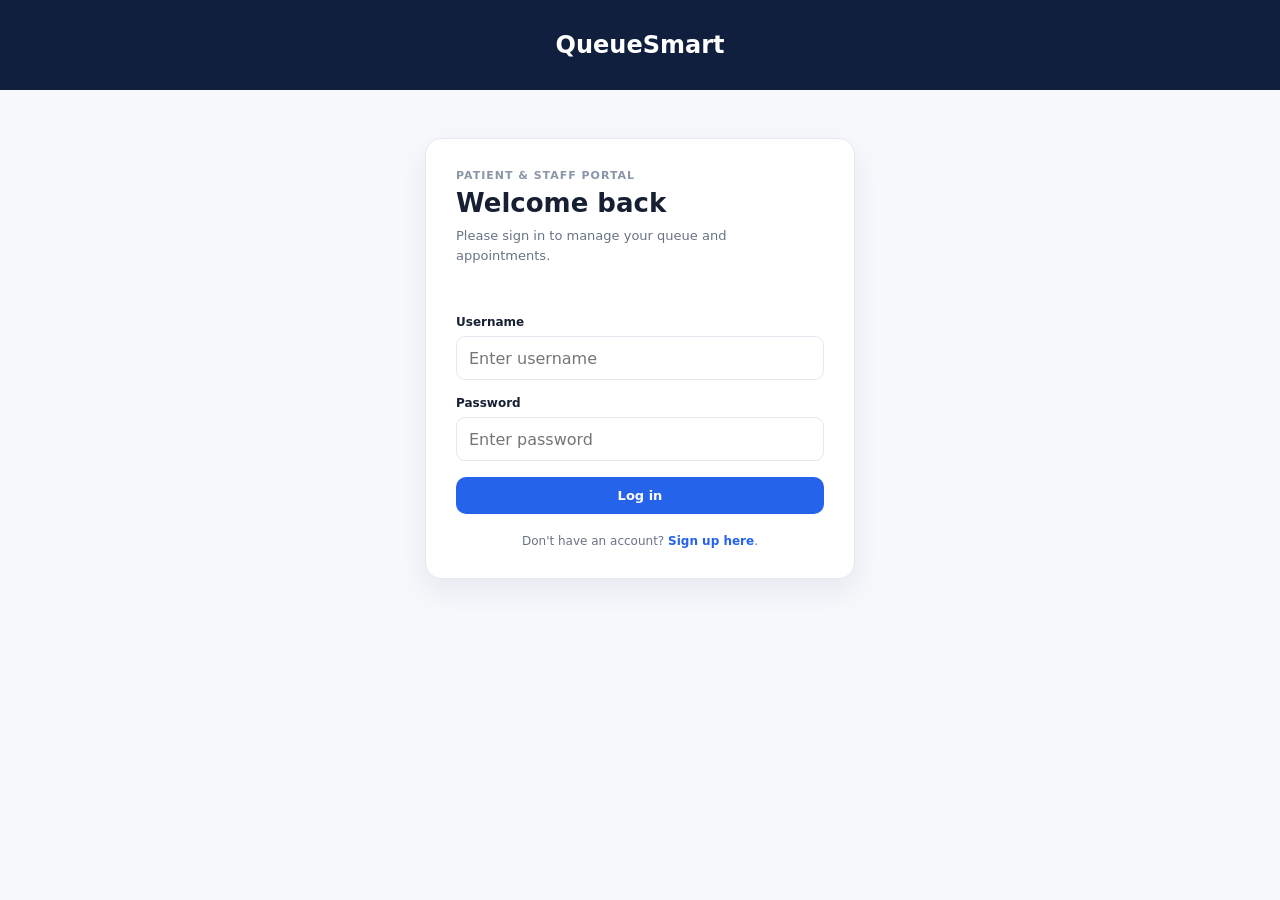
<file: index.html>
<!DOCTYPE html>
<html lang="en">
<head>
    <meta charset="UTF-8" />
    <meta name="viewport" content="width=device-width, initial-scale=1.0" />
    <title>Queue Smart | Login</title>
    <link rel="preconnect" href="https://fonts.googleapis.com" />
    <link rel="preconnect" href="https://fonts.gstatic.com" crossorigin />
    <link href="https://fonts.googleapis.com/css2?family=Roboto:wght@400;700&display=swap" rel="stylesheet" />
    <link rel="stylesheet" href="style.css" />
    <script src="login.js" defer></script>
</head>
<body class = "auth-page">
    <header class="banner">
        <h1>QueueSmart</h1>
    </header>

  <main class="wrapper">
    <section class="auth-card">
      <div class="auth-heading">
        <p class="eyebrow">Patient & Staff Portal</p>
        <h2>Welcome back</h2>
        <p>Please sign in to manage your queue and appointments.</p>
      </div>

      <p id="errorMessage" class="error-message" role="alert"></p>

      <form class="form" id="form" novalidate>
        <div>
          <label for="usernameInput">Username</label>
          <input
            type="text"
            name="usernameInput"
            id="usernameInput"
            placeholder="Enter username"
            autocomplete="username"
          />
        </div>

        <div>
          <label for="passwordInput">Password</label>
          <input
            type="password"
            name="passwordInput"
            id="passwordInput"
            placeholder="Enter password"
            autocomplete="current-password"
          />
        </div>

        <button class="btn btn-primary full" type="submit">Log in</button>
      </form>

      <p class="form-signup">
        Don't have an account? <a href="register.html">Sign up here</a>.
      </p>
    </section>
  </main>
</body>
</html>
</file>
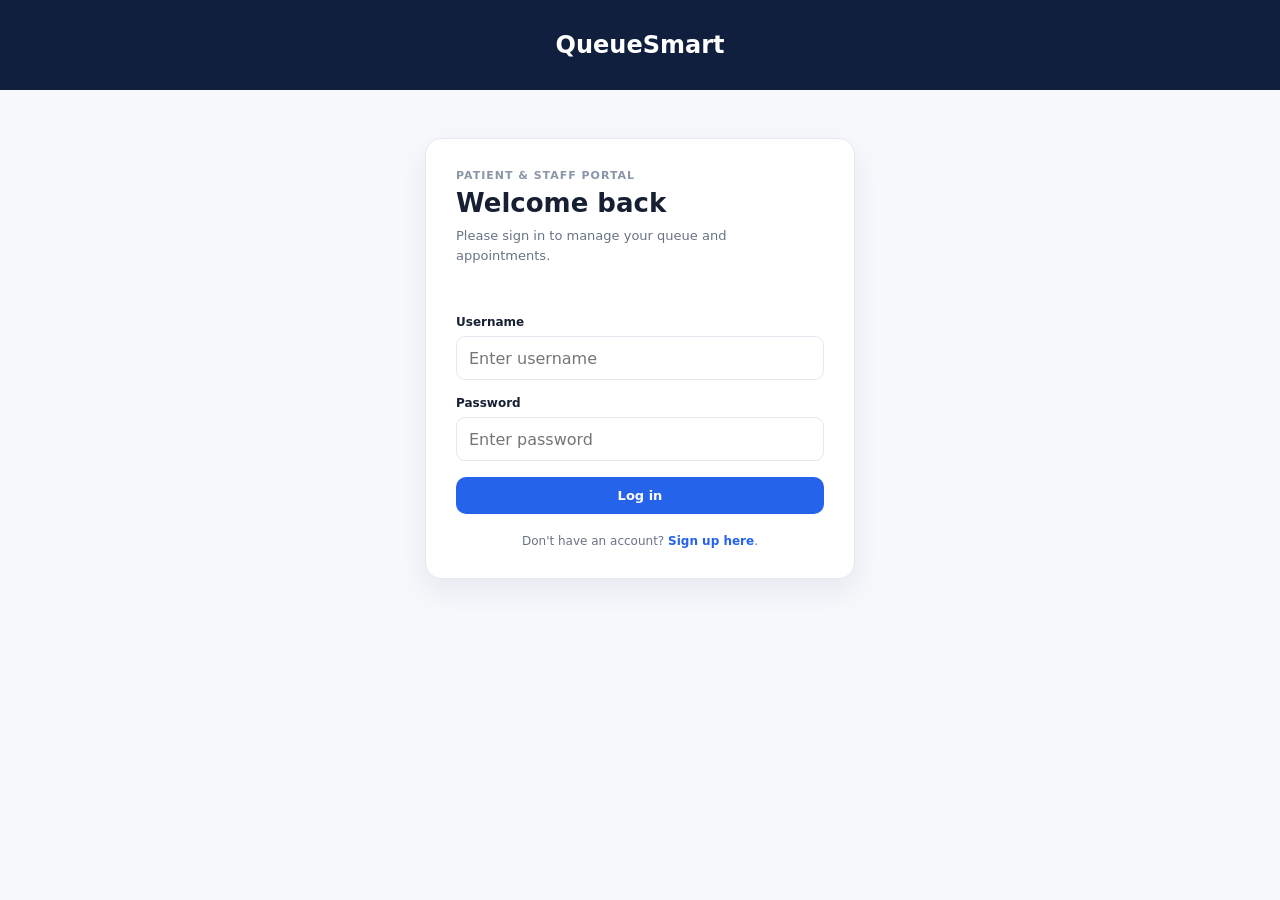
<file: admin.html>
<!DOCTYPE html>
<html lang="en">
<head>
  <meta charset="UTF-8" />
  <meta name="viewport" content="width=device-width, initial-scale=1.0" />
  <title>QueueSmart | Admin Dashboard</title>
  <link rel="preconnect" href="https://fonts.googleapis.com" />
  <link rel="preconnect" href="https://fonts.gstatic.com" crossorigin />
  <link href="https://fonts.googleapis.com/css2?family=Inter:wght@400;500;600;700&display=swap" rel="stylesheet" />
  <link rel="stylesheet" href="style.css" />
  <script src="admin.js" defer></script>
</head>
<body>
  <div class="app-shell">
    <aside class="sidebar" id="sidebar">
      <div class="brand">
        <div class="brand-mark">Q</div>
        <div>
          <h1>QueueSmart</h1>
          <p>Administrator</p>
        </div>
      </div>

      <nav class="nav-menu">
        <a class="nav-link active" href="admin.html">Dashboard</a>
        <a class="nav-link" href="service-management.html">Service Management</a>
        <a class="nav-link" href="queue_management.html">Queue Management</a>
      </nav>

      <div class="sidebar-footer">
        <div class="help-card">
          <strong>Admin tools</strong>
          <p>Manage services, queue availability, and waiting users.</p>
        </div>
        <button class="nav-link logout-link" id="logoutBtn" type="button">Log out</button>
      </div>
    </aside>

    <main class="main-content">
      <header class="topbar">
        <button class="menu-btn" id="menuBtn" aria-label="Open menu">Menu</button>
        <div>
          <p class="eyebrow">Administrator Portal</p>
          <h2>Dashboard</h2>
        </div>
        <div class="profile">
          <div class="avatar">AD</div>
          <div class="profile-copy">
            <strong id="adminUsername">Administrator</strong>
            <span>Admin</span>
          </div>
        </div>
      </header>

      <section class="admin-page-heading">
        <div>
          <p class="eyebrow">Overview</p>
          <h3>Queue Management Overview</h3>
          <p>View service availability, current queue lengths, and quick queue controls.</p>
        </div>
      </section>

      <section class="stats-grid admin-stats-grid">
        <article class="stat-card">
          <span>Total Services</span>
          <strong id="totalServicesStat">0</strong>
        </article>
        <article class="stat-card">
          <span>Open Queues</span>
          <strong id="openQueuesStat">0</strong>
        </article>
        <article class="stat-card">
          <span>Total Waiting</span>
          <strong id="totalWaitingStat">0</strong>
        </article>
        <article class="stat-card">
          <span>Longest Queue</span>
          <strong id="longestQueueStat">0</strong>
        </article>
      </section>

      <section class="panel">
        <div class="panel-header">
          <div>
            <p class="eyebrow">Services</p>
            <h3>Current Queues</h3>
          </div>
          <a class="btn btn-outline" href="service-management.html">Manage Services</a>
        </div>

        <div class="admin-service-grid" id="serviceOverview"></div>
      </section>
    </main>
  </div>
</body>
</html>
</file>
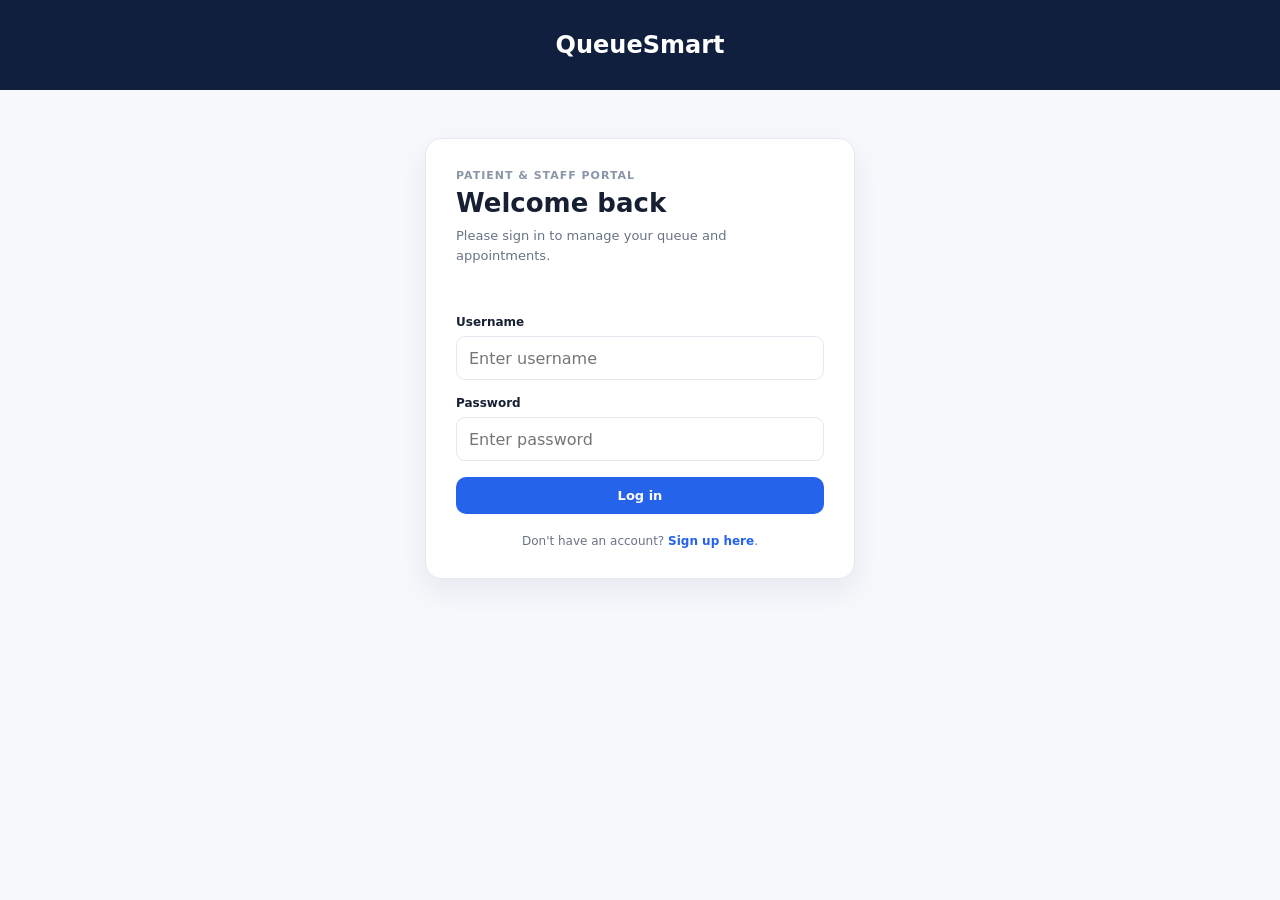
<file: history.html>
<!-- page showing patient history -->
<!DOCTYPE html>
<html lang="en">
<head>
  <meta charset="UTF-8" />
  <meta name="viewport" content="width=device-width, initial-scale=1.0" />
  <title>QueueSmart | History</title>
  <link rel="preconnect" href="https://fonts.googleapis.com">
  <link rel="preconnect" href="https://fonts.gstatic.com" crossorigin>
  <link href="https://fonts.googleapis.com/css2?family=Inter:wght@400;500;600;700&display=swap" rel="stylesheet">
  <link rel="stylesheet" href="style.css" />
  <script src="patientData.js" defer></script>
  <script src="app.js" defer></script>
  <script src="patient-pages.js" defer></script>
  <script src="history.js" defer></script>
</head>
<body>
  <div class="app-shell">
    <aside class="sidebar" id="sidebar">
      <div class="brand">
        <div class="brand-mark">Q</div>
        <div>
          <h1>QueueSmart</h1>
          <p>Dental Clinic</p>
        </div>
      </div>

      <!-- sidebar to navigate to different pages-->
      <nav class="nav-menu">
        <a class="nav-link" href="user.html">Dashboard</a>
        <a class="nav-link" href="join-queue.html">Join Queue</a>
        <a class="nav-link" href="queue_status_screen.html">My Queue</a>
        <a class="nav-link active" href="history.html">History</a> <!-- History button is now highlighted-->
      </nav>
      <button class="nav-link logout-link" id="logoutBtn" type="button">Log out</button>

      <div class="sidebar-footer">
        <div class="help-card">
          <strong>Need help?</strong>
          <p>Ask the front desk if you have any questions about the services offered.</p>
        </div>
      </div>
    </aside>

    <main class="main-content">
      <header class="topbar">
        <button class="menu-btn" id="menuBtn" aria-label="Open menu">Menu</button>
        <div>
          <p class="eyebrow">Patient Portal</p>
          <h2>History</h2>
        </div>
        <div class="profile">
          <div class="avatar" data-current-initials>—</div>
          <div class="profile-copy">
            <strong data-current-username>—</strong>
            <span>Patient</span>
          </div>
        </div>
      </header>

      <!-- page showing history of services for the current user-->
      <section class="panel services-panel" id="history">
        <div class="panel-header">
          <div>
            <p class="eyebrow">Previous visits</p>
            <h3>Service History</h3>
          </div>
        </div>
        <p class="history-note">Older database records may not include dates or physician names. Those fields are shown as “Not recorded”.</p>
        <div class="table-wrap">
          <table>
            <thead><tr><th>Date</th><th>Service</th><th>Physician</th><th>Ticket</th><th>Saved wait</th><th>Status</th></tr></thead>
            <tbody id="historyTableBody" data-columns="6"></tbody>
          </table>
        </div>
      </section>
    
      <!-- you can also join a new queue on the history page-->
      <section class="panel services-panel">
          <div class="panel-header">
            <div>
              <p class="eyebrow">Live status</p>
              <h3>Your Current Queue</h3>
            </div>
            <span class="badge neutral" id="queueBadge">Inactive</span>
          </div>

          <div class="empty-state" id="emptyQueueState">
            <h4>You are not currently in a queue</h4>
            <p>Choose a dental service and join the queue to receive your ticket number and wait estimate.</p>
            <a class="btn btn-primary" href="join-queue.html">Browse Services</a>
          </div>

          <div class="active-queue-card hidden" id="activeQueueState">
            <div class="queue-title-row">
              <div>
                <p class="eyebrow">Service</p>
                <h4 id="activeService">General Examination</h4>
              </div>
              <span class="badge success">Waiting</span>
            </div>
            <div class="queue-metrics">
              <div><span>Ticket</span><strong id="ticketNumber">A-105</strong></div>
              <div><span>Position</span><strong id="queuePosition">3</strong></div>
              <div><span>Wait</span><strong id="queueWait">15 min</strong></div>
            </div>
            <div class="progress-wrap">
              <div class="progress-copy"><span>Queue progress</span><span id="progressText">2 patients ahead</span></div>
              <div class="progress"><div class="progress-bar" id="progressBar"></div></div>
            </div>
            <a class="btn btn-primary" href="queue_status_screen.html">View queue status</a>
            <button class="btn btn-outline danger" id="leaveQueueBtn">Leave Queue</button>
          </div>
        </section>
    </main>
  </div>
</body>
</html>
</file>
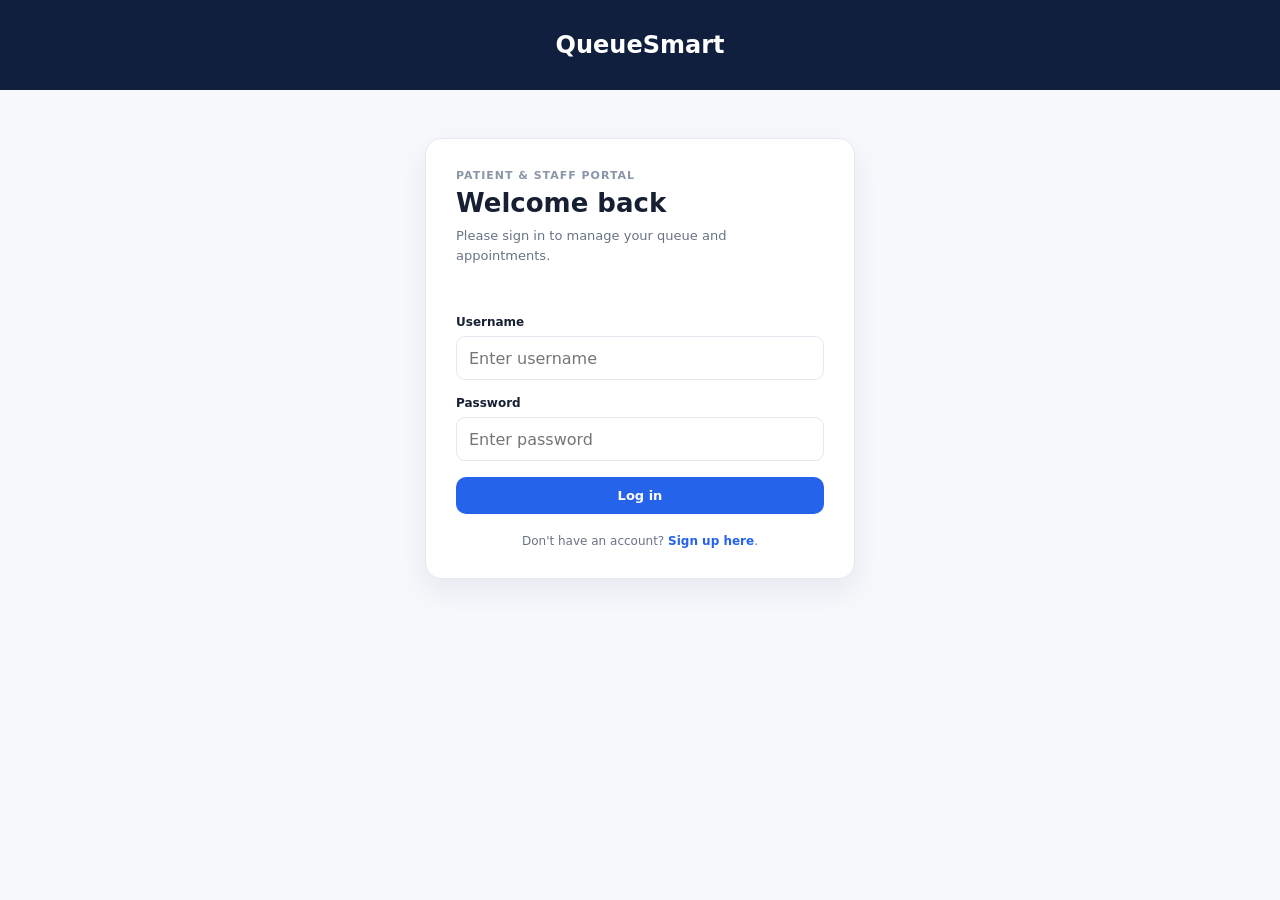
<file: join-queue.html>
<!-- This will be the HTML for the user joining queue page -->
<!DOCTYPE html>
<html lang="en">
<head>
  <meta charset="UTF-8" />
  <meta name="viewport" content="width=device-width, initial-scale=1.0" />
  <title>QueueSmart | Join Queue</title>
  <link rel="preconnect" href="https://fonts.googleapis.com">
  <link rel="preconnect" href="https://fonts.gstatic.com" crossorigin>
  <link href="https://fonts.googleapis.com/css2?family=Inter:wght@400;500;600;700&display=swap" rel="stylesheet">
  <link rel="stylesheet" href="style.css" />

  <script src="patientData.js" defer></script>
  <script src="app.js" defer></script>
  <script src="join-queue.js" defer></script>
  <script src="patient-pages.js" defer></script>
</head>
<body>
  <div class="app-shell">
    <aside class="sidebar" id="sidebar">
      <div class="brand">
        <div class="brand-mark">Q</div>
        <div><h1>QueueSmart</h1><p>Dental Clinic</p></div>
      </div>
      <nav class="nav-menu">
        <a class="nav-link" href="user.html">Dashboard</a>
        <a class="nav-link active" href="join-queue.html">Join Queue</a>
        <a class="nav-link" href="queue_status_screen.html">My Queue</a>
        <a class="nav-link" href="history.html">History</a>
      </nav>
      <button class="nav-link logout-link" id="logoutBtn" type="button">Log out</button>
      <div class="sidebar-footer"><div class="help-card"><strong>Queue tip</strong><p>Choose the service you need. QueueSmart will estimate your wait automatically.</p></div></div>
    </aside>

    <main class="main-content">
      <header class="topbar">
        <button class="menu-btn" id="menuBtn" aria-label="Open menu">Menu</button>
        <div><p class="eyebrow">Patient Portal</p><h2>Join a Queue</h2></div>
        <div class="profile"><div class="avatar" data-current-initials>US</div><div class="profile-copy"><strong data-current-username>User</strong><span>Patient</span></div></div>
      </header>

      <section class="page-intro">
        <div>
          <p class="eyebrow">Select a service</p>
          <h3>What can we help you with today?</h3>
          <p>Choose one dental service below. Review the live queue estimate before confirming.</p>
        </div>
      </section>

      <section class="join-layout">
        <div class="panel">
          <div class="panel-header"><div><p class="eyebrow">Step 1</p><h3>Available Services</h3></div></div>
          <div class="service-select-list" id="serviceList">
            <p>Loading available services...</p>
          </div>
        </div>

        <aside class="panel summary-card">
          <div class="panel-header"><div><p class="eyebrow">Step 2</p><h3>Queue Summary</h3></div></div>
          <div id="summaryEmpty" class="summary-empty"><h4>Select a service</h4><p>Your queue details will appear here.</p></div>
          <div id="summaryDetails" class="hidden">
            <div class="summary-service"><span>Selected service</span><strong id="summaryService">—</strong></div>
            <div class="summary-row"><span>Provider</span><strong id="summaryDoctor">—</strong></div>
            <div class="summary-row"><span>People waiting</span><strong id="summaryPeople">—</strong></div>
            <div class="summary-row"><span>Estimated wait</span><strong id="summaryWait">—</strong></div>
            <div class="summary-row"><span>Queue type</span><strong>FIFO</strong></div>
            <div class="info-box"><strong>Before you join</strong><p>Your estimated time may change as staff update the queue. Keep this page open or check your dashboard.</p></div>
            <button class="btn btn-primary full" id="joinQueueBtn">Confirm & Join Queue</button>
            <button class="btn btn-ghost full" id="cancelSelectionBtn">Clear Selection</button>
          </div>
        </aside>
      </section>

      <div class="join-message hidden" id="joinMessage" role="alert"></div>
    </main>
  </div>

  <div class="modal-backdrop hidden" id="successModal">
    <section class="success-modal" role="dialog" aria-modal="true" aria-labelledby="successTitle" aria-describedby="successDescription">
      <p class="eyebrow">You're in the queue</p>
      <h3 id="successTitle">Queue joined successfully</h3>
      <p id="successDescription">Your place has been saved. Keep an eye on your dashboard for updates.</p>
      <div class="confirmation-service" id="confirmationService"></div>
      <div class="confirmation-grid">
        <div><span>Ticket number</span><strong id="confirmationTicket"></strong></div>
        <div><span>Your position</span><strong id="confirmationPosition"></strong></div>
        <div><span>Estimated wait</span><strong id="confirmationWait"></strong></div>
      </div>
      <p class="estimate-note">Wait times are estimates and may change as the queue moves.</p>
      <a class="btn btn-primary full" href="queue_status_screen.html">View My Queue</a>
      <button class="btn btn-ghost full" id="closeModalBtn" type="button">Stay on this page</button>
    </section>
  </div>
</body>
</html>
</file>
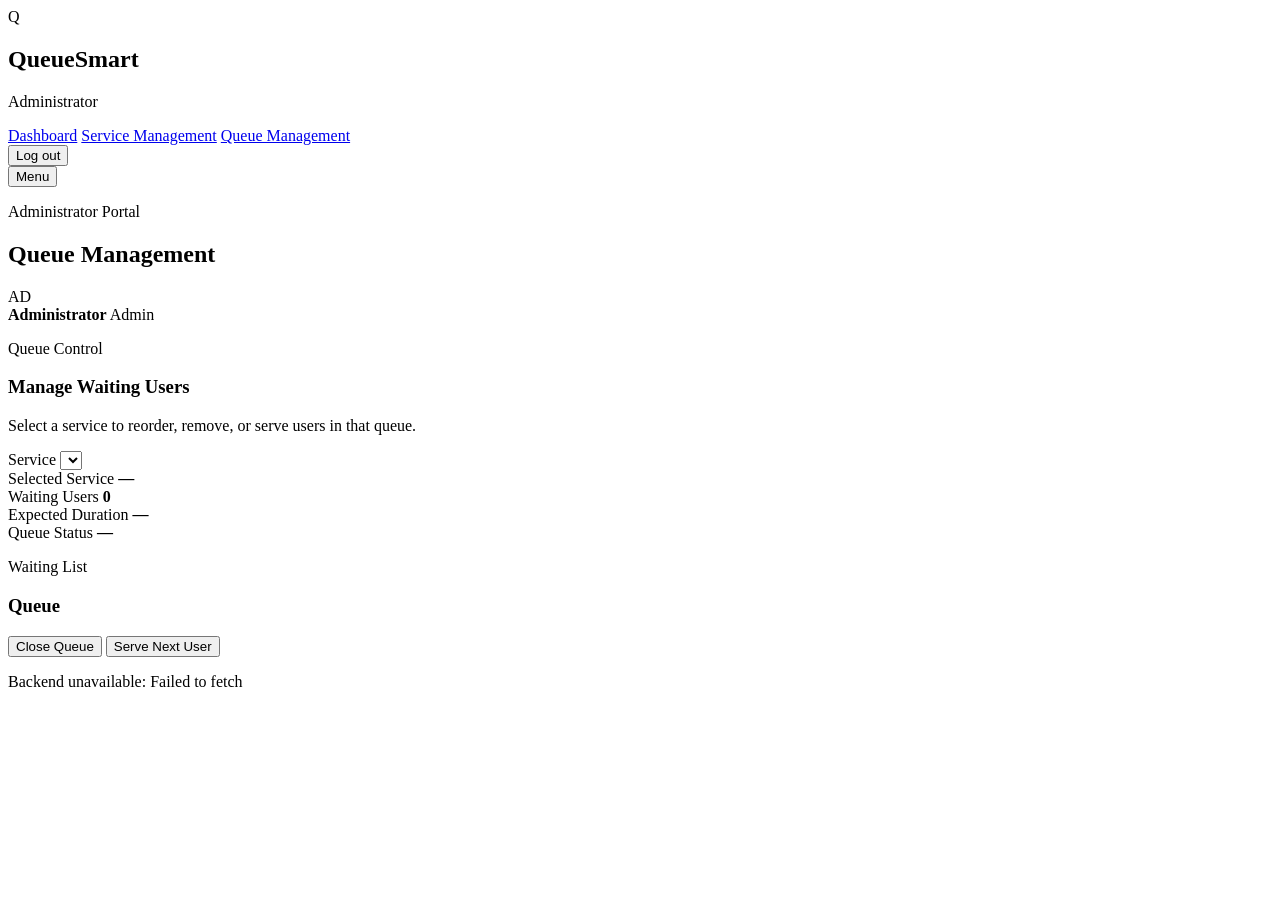
<file: queue_management.html>
<!DOCTYPE html>
<html lang="en">
<head>
  <meta charset="UTF-8" />
  <meta name="viewport" content="width=device-width, initial-scale=1.0" />
  <title>QueueSmart | Queue Management</title>
  <link rel="preconnect" href="https://fonts.googleapis.com" />
  <link rel="preconnect" href="https://fonts.gstatic.com" crossorigin />
  <link href="https://fonts.googleapis.com/css2?family=Inter:wght@400;500;600;700&display=swap" rel="stylesheet" />
  <script src="queue_management.js" defer></script>
</head>
<body>
  <div class="app-shell">
    <aside class="sidebar" id="sidebar">
      <div class="brand">
        <div class="brand-mark">Q</div>
        <div>
          <h1>QueueSmart</h1>
          <p>Administrator</p>
        </div>
      </div>

      <nav class="nav-menu">
        <a class="nav-link" href="admin.html">Dashboard</a>
        <a class="nav-link" href="service-management.html">Service Management</a>
        <a class="nav-link active" href="queue_management.html">Queue Management</a>
      </nav>

      <div class="sidebar-footer">
        <button class="nav-link logout-link" id="logoutBtn" type="button">Log out</button>
      </div>
    </aside>

    <main class="main-content">
      <header class="topbar">
        <button class="menu-btn" id="menuBtn" aria-label="Open menu">Menu</button>
        <div>
          <p class="eyebrow">Administrator Portal</p>
          <h2>Queue Management</h2>
        </div>
        <div class="profile">
          <div class="avatar">AD</div>
          <div class="profile-copy">
            <strong id="adminUsername">Administrator</strong>
            <span>Admin</span>
          </div>
        </div>
      </header>

      <section class="admin-page-heading queue-heading-row">
        <div>
          <p class="eyebrow">Queue Control</p>
          <h3>Manage Waiting Users</h3>
          <p>Select a service to reorder, remove, or serve users in that queue.</p>
        </div>

        <div class="queue-service-picker">
          <label for="queueServiceSelect">Service</label>
          <select id="queueServiceSelect"></select>
        </div>
      </section>

      <section class="stats-grid admin-stats-grid queue-stats">
        <article class="stat-card">
          <span>Selected Service</span>
          <strong id="selectedServiceStat">—</strong>
        </article>
        <article class="stat-card">
          <span>Waiting Users</span>
          <strong id="selectedQueueLengthStat">0</strong>
        </article>
        <article class="stat-card">
          <span>Expected Duration</span>
          <strong id="selectedDurationStat">—</strong>
        </article>
        <article class="stat-card">
          <span>Queue Status</span>
          <strong id="selectedQueueStatusStat">—</strong>
        </article>
      </section>

      <section class="panel">
        <div class="panel-header queue-panel-header">
          <div>
            <p class="eyebrow">Waiting List</p>
            <h3 id="queueListTitle">Queue</h3>
          </div>
          <div class="queue-actions">
            <button class="btn btn-outline" id="toggleSelectedQueueBtn" type="button">Close Queue</button>
            <button class="btn btn-primary" id="serveNextBtn" type="button">Serve Next User</button>
          </div>
        </div>

        <p class="form-feedback hidden" id="queueMessage" role="status"></p>

        <div class="queue-admin-list" id="queueList"></div>
      </section>
    </main>
  </div>
</body>
</html>
</file>
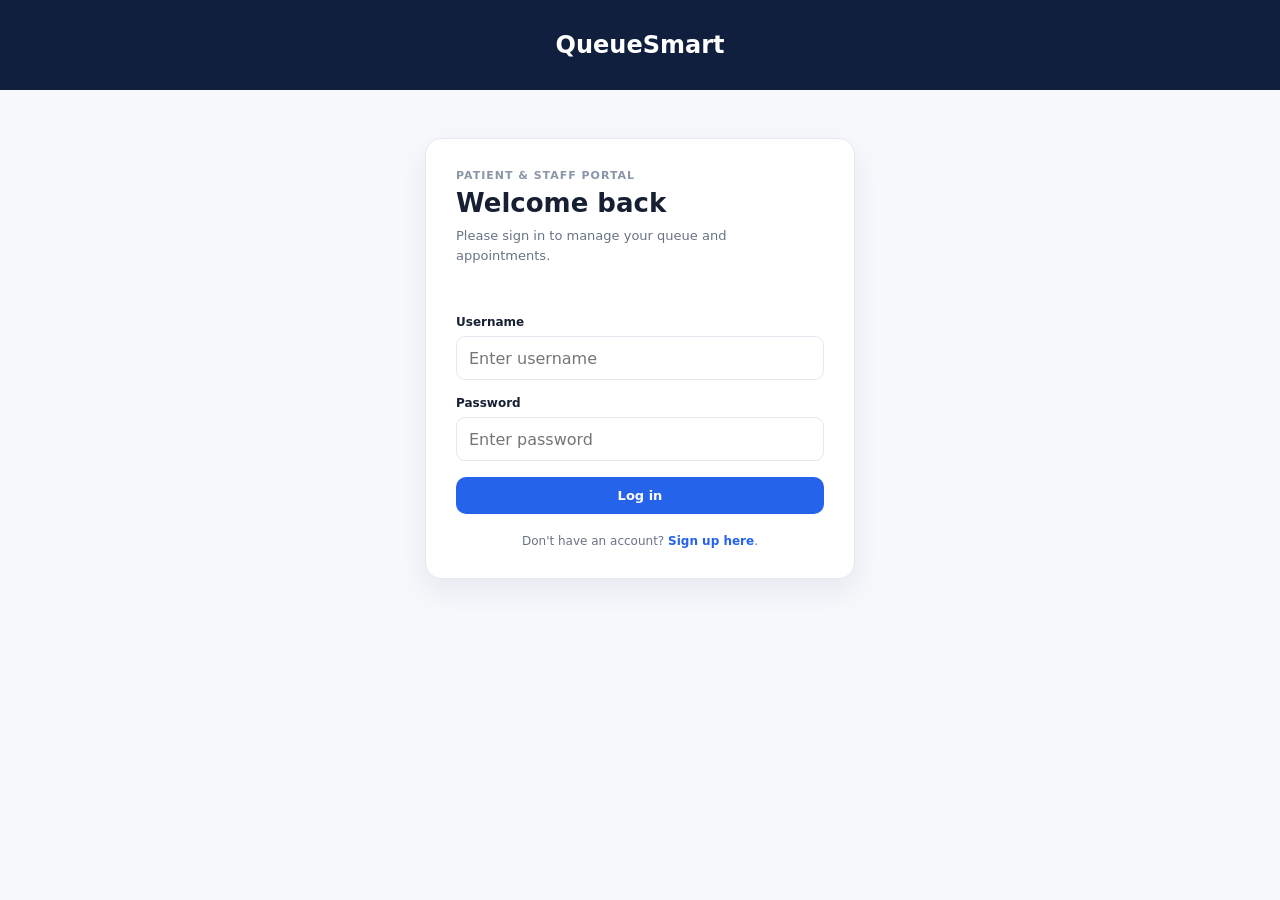
<file: queue_status_screen.html>
<!DOCTYPE html>
<html lang="en">
<head>
  <meta charset="UTF-8" />
  <meta name="viewport" content="width=device-width, initial-scale=1.0" />
  <title>QueueSmart | My Queue</title>
  <link rel="preconnect" href="https://fonts.googleapis.com">
  <link rel="preconnect" href="https://fonts.gstatic.com" crossorigin>
  <link href="https://fonts.googleapis.com/css2?family=Inter:wght@400;500;600;700&display=swap" rel="stylesheet">
  <link rel="stylesheet" href="style.css" />
  <link rel="stylesheet" href="queue_status_screen.css" />
  <script src="patientData.js" defer></script>
  <script src="app.js" defer></script>
  <script src="patient-pages.js" defer></script>
  <script src="queue_status_screen.js" defer></script>
  <script src="notifications.js" defer></script>
</head>
<body>
  <div class="app-shell">
    <aside class="sidebar" id="sidebar">
      <div class="brand"><div class="brand-mark">Q</div>
        <div><h1>QueueSmart</h1><p>Dental Clinic</p></div>
      </div>
      <nav class="nav-menu">
        <a class="nav-link" href="user.html">Dashboard</a>
        <a class="nav-link" href="join-queue.html">Join Queue</a>
        <a class="nav-link active" href="queue_status_screen.html">My Queue</a>
        <a class="nav-link" href="history.html">History</a>
      </nav>
      <button class="nav-link logout-link" id="logoutBtn" type="button">Log out</button>
      <div class="sidebar-footer"><div class="help-card"><strong>Need help?</strong><p>Ask the front desk if you need help with your queue.</p></div></div>
    </aside>

    <main class="main-content">
      <header class="topbar">
        <button class="menu-btn" id="menuBtn" aria-label="Open menu">Menu</button>
        <div><p class="eyebrow">Patient Portal</p><h2>My Queue</h2></div>
        <div class="profile"><div class="avatar" data-current-initials>—</div><div class="profile-copy"><strong data-current-username>—</strong><span>Patient</span></div></div>
      </header>

      <div id="activeView" class="hidden">
        <section class="hero-card" id="hero">
          <div>
            <p class="eyebrow light" id="heroEyebrow">You're in line</p>
            <h3 id="heroTitle">—</h3>
            <p id="heroMessage">We'll notify you here when it's almost your turn. Feel free to relax in the waiting area.</p>
          </div>
          <div class="ticket-card">
            <span>Ticket</span>
            <strong id="ticketNumber">—</strong>
            <small id="ticketRoom">—</small>
          </div>
        </section>

        <section class="stats-grid">
          <article class="stat-card"><div><span>Your Position</span><strong id="statPosition">—</strong></div></article>
          <article class="stat-card"><div><span>Estimated Wait</span><strong id="statWait">—</strong></div></article>
          <article class="stat-card"><div><span>People Ahead</span><strong id="statAhead">—</strong></div></article>
          <article class="stat-card"><div><span>Checked In</span><strong id="statCheckedIn">—</strong></div></article>
        </section>

        <section class="content-grid">
          <div class="panel">
            <div class="panel-header">
              <div><p class="eyebrow">Live status</p><h3>Queue Progress</h3></div>
              <span class="badge success" id="statusBadge">Waiting</span>
            </div>

            <ol class="stepper" id="stepper">
              <li class="done"><span class="step-dot"></span>Checked in</li>
              <li class="current"><span class="step-dot"></span>Waiting</li>
              <li><span class="step-dot"></span>Almost ready</li>
              <li><span class="step-dot"></span>In service</li>
              <li><span class="step-dot"></span>Served</li>
            </ol>

            <div class="progress-copy"><span id="lineTitle">—</span><span id="lineCount">—</span></div>
            <div class="queue-line" id="lineViz">
            </div>
            <div class="line-legend">
              <span><i class="legend-dot serving"></i>Being served</span>
              <span><i class="legend-dot ahead"></i>Ahead of you</span>
              <span><i class="legend-dot you"></i>You</span>

            </div>

            <div class="progress-copy"><span>Queue stage</span><span id="progressPct">—</span></div>
            <div class="progress"><div class="progress-bar" id="progressBar" style="width: 0%"></div></div>

            <p class="estimate-note">Front-end demo: Refresh reloads saved data. Advance demo queue simulates a position or service-status change.</p>
            <div class="queue-actions">
              <button class="btn btn-outline" id="refreshBtn">Refresh</button>
              <button class="btn btn-outline" id="advanceDemoBtn">Advance demo queue</button>
              <button class="btn btn-outline danger" id="leaveBtn">Leave Queue</button>
            </div>
          </div>

          <div class="side-stack">
            <div class="panel">
              <div class="panel-header"><div><p class="eyebrow">Your visit</p><h3>Queue Details</h3></div></div>
              <div class="summary-row"><span>Service</span><strong id="dService">—</strong></div>
              <div class="summary-row"><span>Provider</span><strong id="dDoctor">—</strong></div>
              <div class="summary-row"><span>Room</span><strong id="dRoom">—</strong></div>
              <div class="summary-row"><span>Time per patient</span><strong id="dAvg">—</strong></div>
              <div class="summary-row"><span>Joined queue</span><strong id="dJoined">—</strong></div>
            </div>

            <div class="panel">
              <div class="panel-header">
                <div><p class="eyebrow">Today</p><h3>Status Updates</h3></div>
                <button class="link-btn" id="markReadBtn">Mark all read</button>
              </div>
              <div class="notification-list" id="notifList" aria-live="polite"></div>
            </div>
          </div>
        </section>
      </div>

      <section class="panel hidden" id="emptyView">
        <div class="panel-header">
          <div><p class="eyebrow">Live status</p><h3>Your Current Queue</h3></div>
          <span class="badge neutral">Inactive</span>
        </div>
        <div class="empty-state">
          <h4>You are not in a queue</h4>
          <p>Choose a dental service and join a queue to get your ticket number and wait time.</p>
          <div class="queue-actions center">
            <a class="btn btn-primary" href="join-queue.html">Browse Services</a>
            <a class="btn btn-outline" href="history.html">View history</a>
          </div>
        </div>
      </section>
    </main>
  </div>

  <div class="modal-backdrop hidden" id="leaveModal">
    <section class="success-modal" role="dialog" aria-modal="true" aria-labelledby="leaveTitle">
      <p class="eyebrow">Leave queue</p>
      <h3 id="leaveTitle">Are you sure?</h3>
      <p>You'll lose your spot (<strong id="modalTicket">—</strong>). If you join again you'll be placed at the end of the line.</p>
      <div class="modal-actions">
        <button class="btn btn-primary full" id="cancelLeave" type="button">Stay in queue</button>
        <button class="btn btn-outline danger full" id="confirmLeave" type="button">Leave queue</button>
      </div>
    </section>
  </div>

  <div class="toast hidden" id="toast"><strong id="toastTitle"></strong><span id="toastText"></span></div>
</body>
</html>
</file>
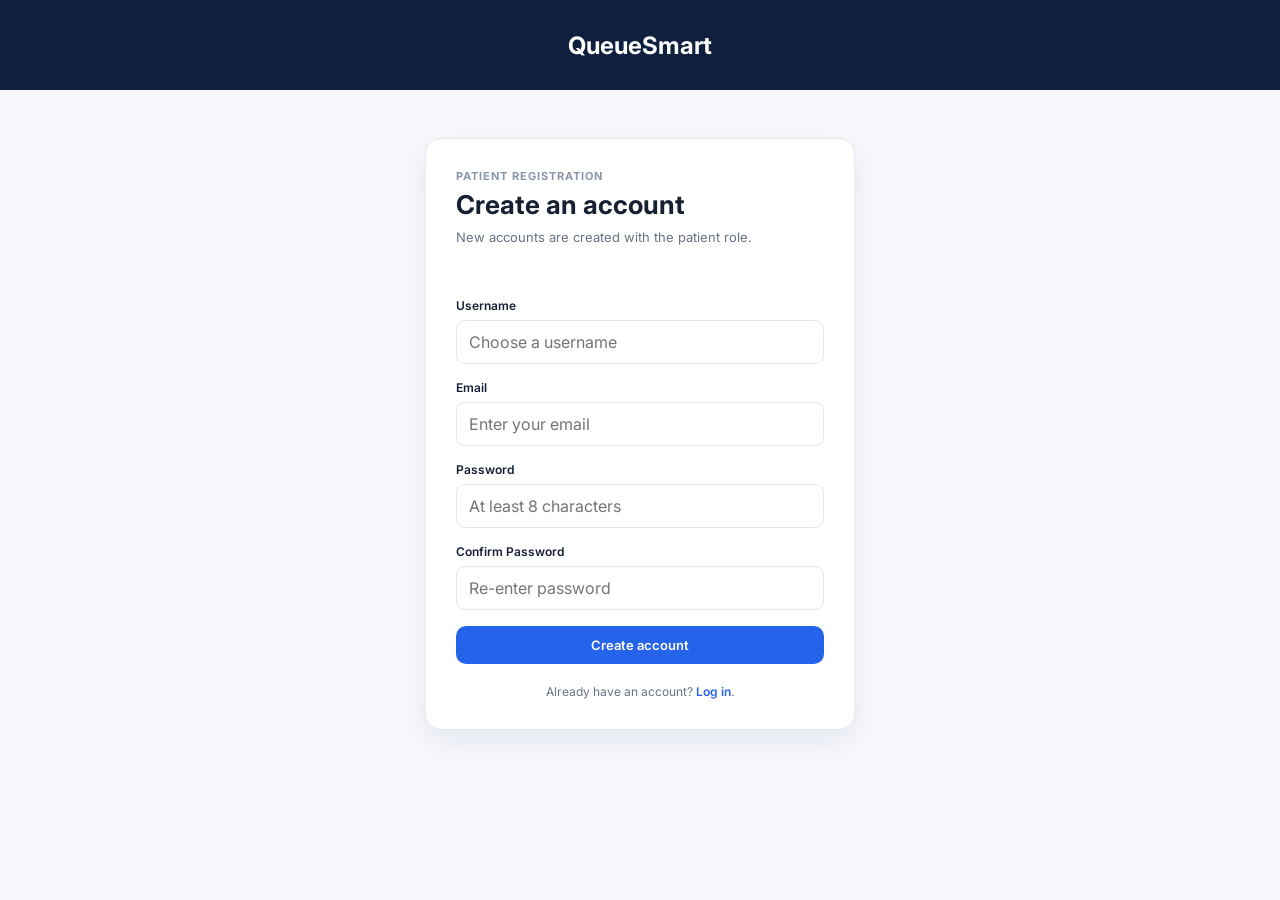
<file: register.html>
<!DOCTYPE html>
<html lang="en">
<head>
    <meta charset="UTF-8">
    <meta name="viewport" content="width=device-width, initial-scale=1.0">
    <title>Queue Smart | Register</title>
    <link rel="preconnect" href="https://fonts.googleapis.com" />
    <link rel="preconnect" href="https://fonts.gstatic.com" crossorigin />
    <link href="https://fonts.googleapis.com/css2?family=Inter:wght@400;500;600;700&display=swap" rel="stylesheet" />
    <link rel="stylesheet" href="style.css"/>
    <script src="login.js" defer></script>
</head>
<body class="auth-page">
    <header class="banner">
        <h1>QueueSmart</h1>
    </header>
        <main class="wrapper">
        <section class="auth-card">
        <div class="auth-heading">
            <p class="eyebrow">Patient Registration</p>
            <h2>Create an account</h2>
            <p>New accounts are created with the patient role.</p>
        </div>

        <p id="errorMessage" class="error-message" role="alert"></p>

        <form class="form" id="form" novalidate>
            <div>
                <label for="usernameInput">Username</label>
                <input type="text" id="usernameInput" placeholder="Choose a username" autocomplete="username" />
            </div>

            <div>
                <label for="emailInput">Email</label>
                <input type="email" id="emailInput" placeholder="Enter your email" autocomplete="email" />
            </div>

            <div>
                <label for="passwordInput">Password</label>
                <input type="password" id="passwordInput" placeholder="At least 8 characters" autocomplete="new-password" />
            </div>

            <div>
                <label for="confirmPassword">Confirm Password</label>
                <input type="password" id="confirmPassword" placeholder="Re-enter password" autocomplete="new-password" />
            </div>

            <button class="btn btn-primary full" type="submit">Create account</button>
        </form>

        <p class="form-signup">Already have an account? <a href="index.html">Log in</a>.</p>
        </section>
  </main>

</body>
</html>
</file>
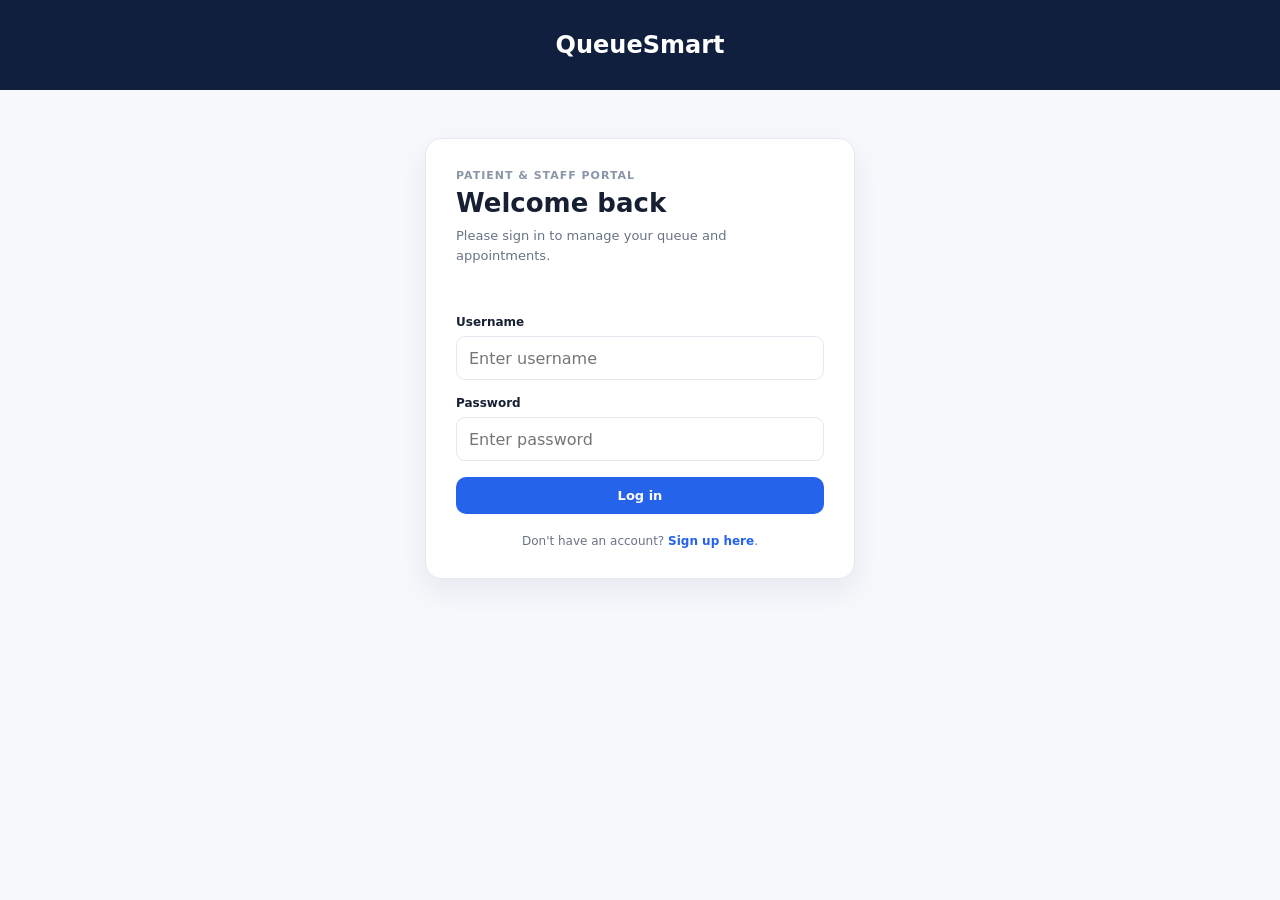
<file: service-management.html>
<!DOCTYPE html>
<html lang="en">
<head>
  <meta charset="UTF-8" />
  <meta name="viewport" content="width=device-width, initial-scale=1.0" />
  <title>QueueSmart | Service Management</title>
  <link rel="preconnect" href="https://fonts.googleapis.com" />
  <link rel="preconnect" href="https://fonts.gstatic.com" crossorigin />
  <link href="https://fonts.googleapis.com/css2?family=Inter:wght@400;500;600;700&display=swap" rel="stylesheet" />
  <link rel="stylesheet" href="style.css" />
  <script src="service-management.js" defer></script>
</head>
<body>
  <div class="app-shell">
    <aside class="sidebar" id="sidebar">
      <div class="brand">
        <div class="brand-mark">Q</div>
        <div>
          <h1>QueueSmart</h1>
          <p>Administrator</p>
        </div>
      </div>

      <nav class="nav-menu">
        <a class="nav-link" href="admin.html">Dashboard</a>
        <a class="nav-link active" href="service-management.html">Service Management</a>
        <a class="nav-link" href="queue_management.html">Queue Management</a>
      </nav>

      <div class="sidebar-footer">
        <button class="nav-link logout-link" id="logoutBtn" type="button">Log out</button>
      </div>
    </aside>

    <main class="main-content">
      <header class="topbar">
        <button class="menu-btn" id="menuBtn" aria-label="Open menu">Menu</button>
        <div>
          <p class="eyebrow">Administrator Portal</p>
          <h2>Service Management</h2>
        </div>
        <div class="profile">
          <div class="avatar">AD</div>
          <div class="profile-copy">
            <strong id="adminUsername">Administrator</strong>
            <span>Admin</span>
          </div>
        </div>
      </header>

      <section class="admin-page-heading">
        <div>
          <p class="eyebrow">Services</p>
          <h3>Create or Edit Services</h3>
          <p>Configure the services that users can select when joining a queue.</p>
        </div>
      </section>

      <section class="admin-two-column">
        <div class="panel">
          <div class="panel-header">
            <div>
              <p class="eyebrow">Service Form</p>
              <h3 id="serviceFormTitle">Add Service</h3>
            </div>
          </div>

          <form class="admin-form" id="serviceForm">
            <input type="hidden" id="serviceId" />

            <div class="form-group">
              <label for="serviceName">Service Name</label>
              <input id="serviceName" type="text" maxlength="100" required />
              <small>Required. Maximum 100 characters.</small>
            </div>

            <div class="form-group">
              <label for="serviceDescription">Description</label>
              <textarea id="serviceDescription" rows="4" required></textarea>
            </div>

            <div class="form-group">
              <label for="serviceDuration">Expected Duration (minutes)</label>
              <input id="serviceDuration" type="number" min="1" required />
            </div>

            <div class="form-group">
              <label for="servicePriority">Priority Level</label>
              <select id="servicePriority" required>
                <option value="low">Low</option>
                <option value="medium">Medium</option>
                <option value="high">High</option>
              </select>
            </div>

            <p class="form-feedback hidden" id="serviceFormMessage" role="alert"></p>

            <div class="form-actions">
              <button class="btn btn-primary" type="submit">Save Service</button>
              <button class="btn btn-ghost hidden" id="cancelEditBtn" type="button">Cancel Edit</button>
            </div>
          </form>
        </div>

        <div class="panel">
          <div class="panel-header">
            <div>
              <p class="eyebrow">Existing Services</p>
              <h3>Service List</h3>
            </div>
          </div>

          <div class="admin-table-wrap">
            <table class="admin-table">
              <thead>
                <tr>
                  <th>Service</th>
                  <th>Duration</th>
                  <th>Priority</th>
                  <th>Status</th>
                  <th>Actions</th>
                </tr>
              </thead>
              <tbody id="serviceTableBody"></tbody>
            </table>
          </div>
        </div>
      </section>
    </main>
  </div>
</body>
</html>
</file>
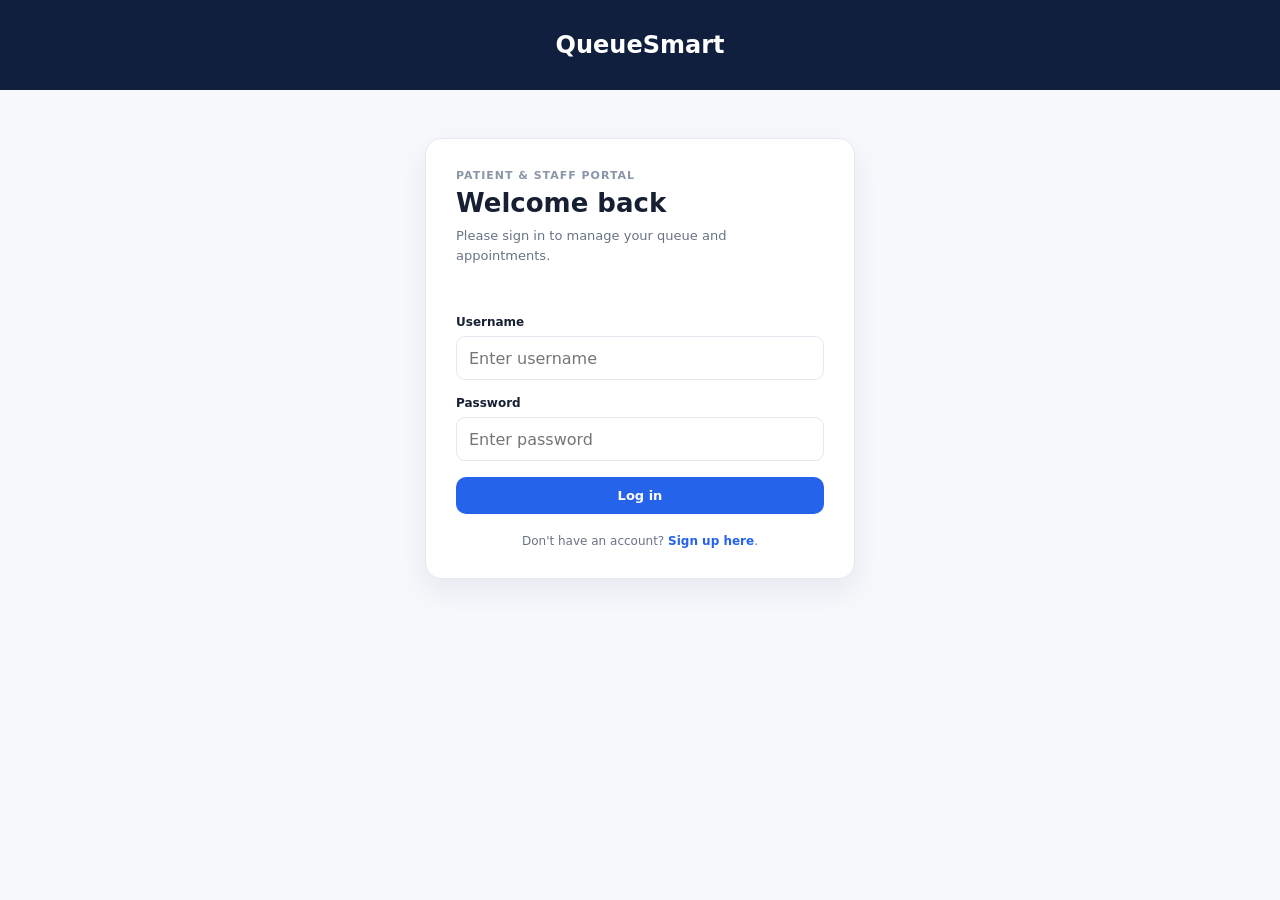
<file: user.html>
<!DOCTYPE html>
<html lang="en">
<head>
    <meta charset="UTF-8">
    <meta name="viewport" content="width=device-width, initial-scale=1.0">
    <title>QueueSmart | User Dashboard</title>
    <link rel="preconnect" href="https://fonts.googleapis.com">
    <link rel="preconnect" href="https://fonts.gstatic.com" crossorigin>
    <link href="https://fonts.googleapis.com/css2?family=Inter:wght@400;500;600;700&display=swap" rel="stylesheet">
    <link rel="stylesheet" href="style.css">
  <script src="patientData.js" defer></script>
  <script src="app.js" defer></script>
  <script src="patient-pages.js" defer></script>
  <script src="history.js" defer></script>
  <script src="notifications.js" defer></script>
  <script src="dashboard_live.js" defer></script>
</head>

<body>
  <div class="app-shell">
    <aside class="sidebar" id="sidebar">
      <div class="brand">
        <div class="brand-mark">Q</div>
        <div>
          <h1>QueueSmart</h1>
          <p>Dental Clinic</p>
        </div>
      </div>

      <nav class="nav-menu">
        <a class="nav-link active" href="user.html">Dashboard</a>
        <a class="nav-link" href="join-queue.html">Join Queue</a>
        <a class="nav-link" href="queue_status_screen.html">My Queue</a>
        <a class="nav-link" href="history.html">History</a>
      </nav>

      <button class="nav-link logout-link" id="logoutBtn" type="button">Log out</button>

      <div class="sidebar-footer">
        <div class="help-card">
          <strong>Need help?</strong>
          <p>Ask the front desk if you need assistance joining a queue.</p>
        </div>
      </div>
    </aside>

    <main class="main-content">
      <header class="topbar">
        <button class="menu-btn" id="menuBtn" aria-label="Open menu">Menu</button>
        <div>
          <p class="eyebrow">Patient Portal</p>
          <h2>Dashboard</h2>
        </div>
        <div class="profile">
          <div class="avatar" data-current-initials>US</div>
          <div class="profile-copy">
            <strong data-current-username>User</strong>
            <span>Patient</span>
          </div>
        </div>
      </header>

      <section class="hero-card">
        <div>
          <p class="eyebrow light">Good morning</p>
          <h3>Welcome back, <span data-current-username>User</span></h3>
          <p>Join a dental service queue, check your estimated wait time, and monitor your turn from one place.</p>
        </div>
        <a class="btn btn-light" href="join-queue.html">Join a Queue</a>
      </section>

      <section class="stats-grid">
        <article class="stat-card">
          <div>
            <span>Current Queue</span>
            <strong id="currentQueueStat">Not joined</strong>
          </div>
        </article>
        <article class="stat-card">
          <div>
            <span>Estimated Wait</span>
            <strong id="waitStat">—</strong>
          </div>
        </article>
        <article class="stat-card">
          <div>
            <span>Your Position</span>
            <strong id="positionStat">—</strong>
          </div>
        </article>
        <article class="stat-card">
          <div>
            <span>Visits This Month</span>
            <strong id="visitsThisMonth">0</strong>
          </div>
        </article>
      </section>

      <section class="content-grid">
        <div class="panel" id="current-queue">
          <div class="panel-header">
            <div>
              <p class="eyebrow">Live status</p>
              <h3>Your Current Queue</h3>
            </div>
            <span class="badge neutral" id="queueBadge">Inactive</span>
          </div>

          <div class="empty-state" id="emptyQueueState">
            <h4>You are not in a queue yet</h4>
            <p>Choose a dental service and join the queue to receive your ticket number and wait estimate.</p>
            <a class="btn btn-primary" href="join-queue.html">Browse Services</a>
          </div>

          <div class="active-queue-card hidden" id="activeQueueState">
            <div class="queue-title-row">
              <div>
                <p class="eyebrow">Service</p>
                <h4 id="activeService">General Examination</h4>
              </div>
              <span class="badge success">Waiting</span>
            </div>
            <div class="queue-metrics">
              <div><span>Ticket</span><strong id="ticketNumber">A-105</strong></div>
              <div><span>Position</span><strong id="queuePosition">3</strong></div>
              <div><span>Wait</span><strong id="queueWait">15 min</strong></div>
            </div>
            <div class="progress-wrap">
              <div class="progress-copy"><span>Queue progress</span><span id="progressText">2 patients ahead</span></div>
              <div class="progress"><div class="progress-bar" id="progressBar"></div></div>
            </div>
            <a class="btn btn-primary" href="queue_status_screen.html">View queue status</a>
            <button class="btn btn-outline danger" id="leaveQueueBtn">Leave Queue</button>
          </div>
        </div>

        <div class="panel">
          <div class="panel-header">
            <div>
              <p class="eyebrow">Today</p>
              <h3>Notifications</h3>
            </div>
            <button class="link-btn" id="markReadBtn">Mark all read</button>
          </div>
          <div class="notification-list" id="notificationList" aria-live="polite"></div>
        </div>
      </section>

      <section class="panel services-panel">
        <div class="panel-header">
          <div>
            <p class="eyebrow">Available now</p>
            <h3>Dental Services</h3>
          </div>
          <a class="link-btn" href="join-queue.html">View all services</a>
        </div>

        <div class="service-grid" id="dashboardServiceGrid">
          <p>Loading available services...</p>
        </div>
      </section>

      <section class="panel" id="history">
        <div class="panel-header">
          <div>
            <p class="eyebrow">Previous visits</p>
            <h3>Recent History</h3>
            <a class="link-btn" href="history.html">View all history</a>
          </div>
        </div>
        <p class="history-note">Older database records may not include dates or physician names. Those fields are shown as “Not recorded”.</p>
        <div class="table-wrap">
          <table>
            <thead><tr><th>Date</th><th>Service</th><th>Ticket</th><th>Saved wait</th><th>Status</th></tr></thead>
            <tbody id="historyTableBody" data-columns="5" data-limit="5"></tbody>
          </table>
        </div>
      </section>
    </main>
  </div>

</body>
</html>
</file>
<file: style.css>
/* 1. Design tokens */
:root {
  --primary: #2563eb;
  --primary-dark: #1d4ed8;
  --primary-soft: #eff6ff;
  --text: #172033;
  --muted: #687386;
  --border: #e4e8f0;
  --bg: #f6f8fc;
  --white: #ffffff;
  --success: #15803d;
  --success-bg: #ecfdf3;
  --danger: #dc2626;
  --shadow: 0 12px 30px rgba(20, 35, 70, .07);
}


/* 2. Base*/
* { box-sizing: border-box; }

html { scroll-behavior: smooth; }

body {
  margin: 0;
  font-family: Inter, system-ui, -apple-system, "Segoe UI", sans-serif;
  background: var(--bg);
  color: var(--text);
}

a {
  text-decoration: none;
  color: inherit;
}

button,
input,
select { font: inherit; }

.app-shell { min-height: 100vh; }

.hidden { display: none !important; }

.eyebrow {
  margin: 0;
  font-size: 11px;
  font-weight: 700;
  letter-spacing: .09em;
  text-transform: uppercase;
  color: #8a95a7;
}

.eyebrow.light { color: #dbeafe; }

/* 3. Sidebar */
.sidebar {
  position: fixed;
  inset: 0 auto 0 0;
  z-index: 20;
  width: 250px;
  padding: 24px 18px;
  display: flex;
  flex-direction: column;
  background: #0f1f3d;
  color: #fff;
}

.brand {
  display: flex;
  align-items: center;
  gap: 12px;
  padding: 4px 8px 26px;
}

.brand-mark {
  width: 42px;
  height: 42px;
  display: grid;
  place-items: center;
  border-radius: 12px;
  background: #fff;
  color: var(--primary);
  font-size: 22px;
  font-weight: 800;
}

.brand h1 {
  margin: 0;
  font-size: 18px;
}

.brand p {
  margin: 3px 0 0;
  font-size: 12px;
  color: #aebbd2;
}

.nav-menu {
  display: grid;
  gap: 8px;
}

.nav-link {
  display: flex;
  align-items: center;
  padding: 12px 14px;
  border-radius: 10px;
  font-size: 14px;
  color: #c7d2e7;
}

.nav-link:hover,
.nav-link.active {
  background: rgba(255, 255, 255, .11);
  color: #fff;
}

.sidebar-footer { margin-top: auto; }

.help-card {
  padding: 15px;
  border: 1px solid rgba(255, 255, 255, .08);
  border-radius: 12px;
  background: rgba(255, 255, 255, .08);
}

.help-card strong { font-size: 13px; }

.help-card p {
  margin: 6px 0 0;
  font-size: 12px;
  line-height: 1.5;
  color: #b7c3d8;
}


/* 4. Main area & topbar */
.main-content {
  margin-left: 250px;
  padding: 0 34px 40px;
}

.topbar {
  position: sticky;
  top: 0;
  z-index: 10;
  height: 88px;
  margin: 0 -34px 28px;
  padding: 0 34px;
  display: flex;
  align-items: center;
  justify-content: space-between;
  border-bottom: 1px solid var(--border);
  background: rgba(246, 248, 252, .93);
  backdrop-filter: blur(10px);
}

.topbar h2 {
  margin: 2px 0 0;
  font-size: 22px;
}

.menu-btn {
  display: none;
  border: 0;
  background: none;
  font-size: 22px;
}

.profile {
  display: flex;
  align-items: center;
  gap: 10px;
}

.avatar {
  width: 40px;
  height: 40px;
  display: grid;
  place-items: center;
  border-radius: 50%;
  background: #dbeafe;
  color: #1d4ed8;
  font-weight: 700;
}

.profile-copy {
  display: grid;
  gap: 2px;
}

.profile-copy strong { font-size: 13px; }

.profile-copy span {
  font-size: 11px;
  color: var(--muted);
}


/* 5. Buttons*/
.btn {
  display: inline-flex;
  align-items: center;
  justify-content: center;
  padding: 11px 16px;
  border: 0;
  border-radius: 10px;
  font-size: 13px;
  font-weight: 600;
  cursor: pointer;
}

.btn.full { width: 100%; }

.btn-primary {
  background: var(--primary);
  color: #fff;
}

.btn-primary:hover { background: var(--primary-dark); }

.btn-light {
  background: #fff;
  color: var(--primary);
}

.btn-outline {
  background: #fff;
  border: 1px solid #d9e0eb;
  color: #344054;
}

.btn-outline:hover { border-color: #b8c4d5; }

.btn-outline.danger {
  color: var(--danger);
  border-color: #fecaca;
}

.btn-ghost {
  background: transparent;
  color: var(--muted);
}

.link-btn {
  padding: 0;
  border: 0;
  background: none;
  font-size: 12px;
  font-weight: 600;
  color: var(--primary);
  cursor: pointer;
}


/* 6. Hero & stat cards */
.hero-card {
  padding: 30px;
  display: flex;
  align-items: center;
  justify-content: space-between;
  gap: 25px;
  border-radius: 18px;
  background: #2563eb;
  color: #fff;
  box-shadow: var(--shadow);
}

.hero-card h3 {
  margin: 7px 0 10px;
  font-size: 28px;
}

.hero-card p:not(.eyebrow) {
  max-width: 660px;
  margin: 0;
  line-height: 1.6;
  color: #e7efff;
}

.stats-grid {
  display: grid;
  grid-template-columns: repeat(4, 1fr);
  gap: 16px;
  margin: 22px 0;
}

.stat-card {
  display: block;
  padding: 18px;
  border: 1px solid var(--border);
  border-radius: 14px;
  background: #fff;
}

.stat-card span {
  display: block;
  margin-bottom: 4px;
  font-size: 12px;
  color: var(--muted);
}

.stat-card strong { font-size: 17px; }


/* 7. Panels, badges & empty states*/
.content-grid {
  display: grid;
  grid-template-columns: 1.45fr 1fr;
  gap: 18px;
}

.panel {
  padding: 22px;
  border: 1px solid var(--border);
  border-radius: 16px;
  background: #fff;
  box-shadow: 0 4px 16px rgba(23, 32, 51, .025);
}

.panel-header {
  display: flex;
  align-items: center;
  justify-content: space-between;
  gap: 20px;
  margin-bottom: 18px;
}

.panel-header h3 {
  margin: 4px 0 0;
  font-size: 18px;
}

.badge {
  display: inline-flex;
  align-items: center;
  padding: 6px 10px;
  border-radius: 999px;
  font-size: 11px;
  font-weight: 700;
}

.badge.neutral {
  background: #f2f4f7;
  color: #667085;
}

.badge.success {
  background: var(--success-bg);
  color: var(--success);
}

.empty-state {
  padding: 28px 10px;
  text-align: center;
}

.empty-state h4,
.summary-empty h4 { margin: 0 0 8px; }

.empty-state p,
.summary-empty p {
  max-width: 500px;
  margin: 0 auto 18px;
  font-size: 13px;
  line-height: 1.6;
  color: var(--muted);
}


/* 8. Current queue & notifications */
.queue-title-row {
  display: flex;
  align-items: center;
  justify-content: space-between;
}

.queue-title-row h4 { margin: 4px 0 0; }

.queue-metrics {
  display: grid;
  grid-template-columns: repeat(3, 1fr);
  gap: 12px;
  margin: 18px 0;
}

.queue-metrics div {
  padding: 14px;
  border: 1px solid var(--border);
  border-radius: 12px;
  background: #f8fafc;
}

.queue-metrics span,
.summary-row span,
.summary-service span {
  display: block;
  margin-bottom: 5px;
  font-size: 11px;
  color: var(--muted);
}

.queue-metrics strong { font-size: 20px; }

.progress-copy {
  display: flex;
  justify-content: space-between;
  margin-bottom: 8px;
  font-size: 12px;
  color: var(--muted);
}

.progress {
  height: 8px;
  margin-bottom: 18px;
  overflow: hidden;
  border-radius: 99px;
  background: #edf1f6;
}

.progress-bar {
  width: 58%;
  height: 100%;
  border-radius: 99px;
  background: var(--primary);
}

.notification-list {
  display: grid;
  gap: 4px;
}

.notification {
  display: grid;
  grid-template-columns: 10px 1fr;
  gap: 10px;
  padding: 13px 6px;
  border-bottom: 1px solid #eef1f5;
}

.notification:last-child { border-bottom: 0; }

.notif-dot {
  width: 7px;
  height: 7px;
  margin-top: 5px;
  border-radius: 50%;
  background: #cbd5e1;
}

.notification.unread .notif-dot { background: var(--primary); }

.notification strong { font-size: 13px; }

.notification p {
  margin: 5px 0;
  font-size: 12px;
  line-height: 1.5;
  color: var(--muted);
}

.notification span {
  font-size: 10px;
  color: #98a2b3;
}


/* 9. Services & history table */
.services-panel { margin-top: 18px; }

.service-grid {
  display: grid;
  grid-template-columns: repeat(3, 1fr);
  gap: 15px;
}

.service-card {
  padding: 18px;
  border: 1px solid var(--border);
  border-radius: 14px;
}

.service-card h4 { margin: 0 0 7px; }

.service-card p {
  min-height: 36px;
  font-size: 12px;
  line-height: 1.5;
  color: var(--muted);
}

.service-meta {
  display: flex;
  align-items: center;
  justify-content: space-between;
  margin: 15px 0;
  font-size: 11px;
  color: var(--muted);
}

.service-meta strong {
  font-size: 12px;
  color: var(--text);
}

.table-wrap { overflow-x: auto; }

table {
  width: 100%;
  border-collapse: collapse;
  font-size: 12px;
}

th,
td {
  padding: 13px 10px;
  text-align: left;
  border-bottom: 1px solid var(--border);
}

th {
  background: #fafbfc;
  font-weight: 600;
  color: #667085;
}


/* 10. Join queue page */
.page-intro { padding: 6px 0 22px; }

.page-intro h3 {
  margin: 6px 0 8px;
  font-size: 26px;
}

.page-intro p:not(.eyebrow) {
  margin: 0;
  font-size: 13px;
  color: var(--muted);
}

.join-layout {
  display: grid;
  grid-template-columns: 1.5fr .8fr;
  align-items: start;
  gap: 18px;
}

.service-select-list {
  display: grid;
  gap: 12px;
}

.select-service {
  width: 100%;
  display: grid;
  grid-template-columns: 1fr auto;
  align-items: center;
  gap: 14px;
  padding: 16px;
  border: 1px solid var(--border);
  border-radius: 14px;
  background: #fff;
  text-align: left;
  cursor: pointer;
  transition: .2s;
}

.select-service:hover {
  border-color: #b8c8e8;
  box-shadow: 0 6px 14px rgba(37, 99, 235, .06);
}

.select-service.selected {
  border-color: var(--primary);
  background: #f8fbff;
  box-shadow: 0 0 0 3px rgba(37, 99, 235, .08);
}

.select-service .service-copy {
  display: grid;
  gap: 5px;
}

.service-copy strong { font-size: 13px; }

.service-copy span {
  font-size: 11px;
  color: var(--muted);
}

.service-wait {
  display: grid;
  gap: 4px;
  text-align: right;
}

.service-wait strong { font-size: 13px; }

.service-wait span {
  font-size: 10px;
  color: var(--muted);
}

/* Queue summary sidebar */
.summary-card {
  position: sticky;
  top: 110px;
}

.summary-empty {
  padding: 30px 8px;
  text-align: center;
}

.summary-service {
  margin-bottom: 12px;
  padding: 15px;
  border-radius: 12px;
  background: var(--primary-soft);
}

.summary-service strong { font-size: 15px; }

.summary-row {
  display: flex;
  justify-content: space-between;
  gap: 20px;
  padding: 13px 2px;
  border-bottom: 1px solid var(--border);
}

.summary-row span { margin: 0; }

.summary-row strong { font-size: 12px; }

.info-box {
  margin: 16px 0;
  padding: 14px;
  border: 1px solid #fde6ac;
  border-radius: 12px;
  background: #fff8e8;
}

.info-box strong { font-size: 12px; }

.info-box p {
  margin: 6px 0 0;
  font-size: 11px;
  line-height: 1.5;
  color: #78623d;
}

.join-message {
  margin-top: 16px;
  padding: 14px 18px;
  border: 1px solid #efcf84;
  border-radius: 10px;
  background: #fff8e8;
  font-size: 13px;
  color: #654b1b;
}


/* 11. Toast & confirmation modal*/
.toast {
  position: fixed;
  right: 28px;
  bottom: 28px;
  z-index: 30;
  display: grid;
  gap: 3px;
  padding: 14px 18px;
  border-radius: 12px;
  background: #101828;
  color: #fff;
  box-shadow: var(--shadow);
}

.toast strong { font-size: 13px; }

.toast span {
  font-size: 11px;
  color: #cbd5e1;
}

.modal-open { overflow: hidden; }

.modal-backdrop {
  position: fixed;
  inset: 0;
  z-index: 50;
  display: grid;
  place-items: center;
  padding: 18px;
  background: rgba(15, 31, 61, .58);
  animation: fade-in .2s ease;
}

.success-modal {
  width: min(100%, 460px);
  padding: 30px;
  border-radius: 18px;
  background: #fff;
  box-shadow: 0 24px 64px rgba(15, 31, 61, .22);
  animation: rise-in .25s ease;
}

.success-indicator {
  width: 42px;
  height: 42px;
  margin-bottom: 17px;
  display: grid;
  place-items: center;
  border-radius: 50%;
  background: var(--success-bg);
  color: var(--success);
  font-size: 23px;
  font-weight: 700;
}

.success-modal h3 {
  margin: 6px 0 8px;
  font-size: 23px;
}

.success-modal p:not(.eyebrow) {
  font-size: 13px;
  line-height: 1.55;
  color: var(--muted);
}

.success-modal .estimate-note {
  margin: 14px 0 20px;
  font-size: 11px !important;
}

.confirmation-service {
  margin: 20px 0 12px;
  padding: 12px 14px;
  border-radius: 10px;
  background: var(--primary-soft);
  font-size: 14px;
  font-weight: 700;
  color: var(--primary-dark);
}

.confirmation-grid {
  display: grid;
  grid-template-columns: repeat(3, 1fr);
  gap: 8px;
}

.confirmation-grid div {
  padding: 12px 10px;
  border: 1px solid var(--border);
  border-radius: 10px;
}

.confirmation-grid span {
  display: block;
  margin-bottom: 7px;
  font-size: 10px;
  color: var(--muted);
}

.confirmation-grid strong { font-size: 16px; }

@keyframes fade-in {
  from { opacity: 0; }
  to   { opacity: 1; }
}

@keyframes rise-in {
  from { opacity: 0; transform: translateY(12px); }
  to   { opacity: 1; transform: translateY(0); }
}


/* 12. Interactions */
.btn,
.nav-link,
.link-btn,
.service-card {
  transition:
    background-color .18s ease,
    border-color .18s ease,
    box-shadow .18s ease,
    transform .18s ease,
    color .18s ease;
}
.btn:hover {
  transform: translateY(-2px);
  box-shadow: 0 6px 14px rgba(23, 32, 51, .12);
}
.btn:active { transform: translateY(0); }
.service-card:hover {
  border-color: #b8c8e8;
  transform: translateY(-2px);
}
:is(.btn, .nav-link, .link-btn, .select-service, .menu-btn):focus-visible {
  outline: 3px solid #93c5fd;
  outline-offset: 3px;
}

/* Responsive*/
@media (max-width: 1050px) {
  .stats-grid { grid-template-columns: repeat(2, 1fr); }
  .content-grid,
  .join-layout { grid-template-columns: 1fr; }
  .summary-card { position: static; }
  .service-grid { grid-template-columns: 1fr 1fr; }
}

@media (max-width: 760px) {
  /* Sidebar becomes a slide-in drawer */
  .sidebar {
    transform: translateX(-100%);
    transition: .25s;
  }
  .sidebar.open { transform: translateX(0); }

  .main-content {
    margin-left: 0;
    padding: 0 18px 28px;
  }

  .topbar {
    height: 76px;
    margin: 0 -18px 22px;
    padding: 0 18px;
  }

  .menu-btn { display: block; }
  .profile-copy { display: none; }

  .hero-card {
    flex-direction: column;
    align-items: flex-start;
  }
  .hero-card h3 { font-size: 24px; }

  .stats-grid { grid-template-columns: 1fr 1fr; }
  .service-grid { grid-template-columns: 1fr; }
  .queue-metrics { grid-template-columns: 1fr; }

  .select-service { grid-template-columns: 1fr; }
  .service-wait {
    grid-column: auto;
    display: flex;
    gap: 10px;
    text-align: left;
  }

  .panel { padding: 18px; }
}

@media (max-width: 480px) {
  .stats-grid { grid-template-columns: 1fr; }
  .topbar h2 { font-size: 18px; }
  .page-intro h3 { font-size: 22px; }

  .success-modal { padding: 22px; }
  .confirmation-grid { grid-template-columns: 1fr; }
  .confirmation-grid div {
    display: flex;
    align-items: center;
    justify-content: space-between;
  }
  .confirmation-grid span { margin: 0; }
}


/* Reduced motion*/
@media (prefers-reduced-motion: reduce) {
  *,
  *::before,
  *::after {
    animation-duration: .01ms !important;
    transition-duration: .01ms !important;
    scroll-behavior: auto !important;
  }
}

.auth-page {
  min-height: 100vh;
  margin: 0;
  background: var(--bg);
  color: var(--text);
}

.auth-page .banner {
  width: 100%;
  min-height: 90px;
  padding: 20px 24px;
  display: flex;
  align-items: center;
  justify-content: center;
  background: #0f1f3d;
  color: #fff;
}

.auth-page .banner h1 {
  margin: 0;
  font-size: 24px;
}

.auth-page .wrapper {
  min-height: calc(100vh - 90px);
  padding: 48px 20px;
  display: flex;
  align-items: flex-start;
  justify-content: center;
}

.auth-card {
  width: min(100%, 430px);
  padding: 30px;
  border: 1px solid var(--border);
  border-radius: 16px;
  background: #fff;
  box-shadow: var(--shadow);
}

.auth-heading {
  margin-bottom: 22px;
}

.auth-heading h2 {
  margin: 6px 0 8px;
  font-size: 26px;
}

.auth-heading > p:not(.eyebrow) {
  margin: 0;
  color: var(--muted);
  font-size: 13px;
  line-height: 1.5;
}

.auth-page .form {
  display: grid;
  gap: 16px;
}

.auth-page .form > div {
  display: grid;
  gap: 7px;
}

.auth-page .form label {
  font-size: 12px;
  font-weight: 600;
  color: var(--text);
}

.auth-page .form input {
  width: 100%;
  min-height: 44px;
  padding: 10px 12px;
  border: 1px solid var(--border);
  border-radius: 9px;
  outline: none;
  background: #fff;
  color: var(--text);
}

.auth-page .form input:hover {
  border-color: #b8c4d5;
}

.auth-page .form input:focus {
  border-color: var(--primary);
  box-shadow: 0 0 0 3px rgba(37, 99, 235, .10);
}

.auth-page .incorrect input {
  border-color: var(--danger);
}

.error-message {
  min-height: 18px;
  margin: 0 0 10px;
  color: var(--danger);
  font-size: 12px;
  line-height: 1.5;
}

.form-signup {
  margin: 20px 0 0;
  text-align: center;
  color: var(--muted);
  font-size: 12px;
}

.form-signup a {
  color: var(--primary);
  font-weight: 600;
}

/* Sidebar logout uses the same visual language as navigation links. */
.logout-link {
  width: 100%;
  margin-top: 10px;
  border: 0;
  background: transparent;
  text-align: left;
  cursor: pointer;
}

/* Admin pages */
.admin-page-heading {
  margin-bottom: 22px;
  display: flex;
  align-items: end;
  justify-content: space-between;
  gap: 24px;
}

.admin-page-heading h3 {
  margin: 6px 0 8px;
  font-size: 26px;
}

.admin-page-heading > div > p:not(.eyebrow) {
  margin: 0;
  max-width: 720px;
  color: var(--muted);
  font-size: 13px;
  line-height: 1.6;
}

.admin-stats-grid {
  margin-top: 0;
}

.admin-service-grid {
  display: grid;
  grid-template-columns: repeat(2, minmax(0, 1fr));
  gap: 16px;
}

.admin-service-card {
  padding: 18px;
  border: 1px solid var(--border);
  border-radius: 14px;
  background: #fff;
}

.admin-service-card-top {
  display: flex;
  align-items: flex-start;
  justify-content: space-between;
  gap: 16px;
}

.admin-service-card h4 {
  margin: 5px 0 0;
  font-size: 16px;
}

.admin-service-card > p {
  min-height: 38px;
  margin: 12px 0 16px;
  color: var(--muted);
  font-size: 12px;
  line-height: 1.55;
}

.admin-service-details {
  display: grid;
  grid-template-columns: repeat(2, 1fr);
  gap: 10px;
}

.admin-service-details div {
  padding: 12px;
  border: 1px solid var(--border);
  border-radius: 10px;
  background: #f8fafc;
}

.admin-service-details span {
  display: block;
  margin-bottom: 5px;
  color: var(--muted);
  font-size: 10px;
}

.admin-service-details strong {
  font-size: 15px;
}

.admin-card-actions {
  margin-top: 14px;
  display: flex;
  gap: 10px;
}

.admin-card-actions .btn {
  flex: 1;
}

.admin-two-column {
  display: grid;
  grid-template-columns: minmax(300px, .8fr) minmax(0, 1.4fr);
  gap: 18px;
  align-items: start;
}

.admin-form {
  display: grid;
  gap: 16px;
}

.form-group {
  display: grid;
  gap: 7px;
}

.form-group label {
  color: var(--text);
  font-size: 12px;
  font-weight: 600;
}

.form-group input,
.form-group textarea,
.form-group select,
.queue-service-picker select {
  width: 100%;
  padding: 10px 12px;
  border: 1px solid var(--border);
  border-radius: 9px;
  outline: none;
  background: #fff;
  color: var(--text);
}

.form-group textarea {
  resize: vertical;
  min-height: 105px;
}

.form-group input:focus,
.form-group textarea:focus,
.form-group select:focus,
.queue-service-picker select:focus {
  border-color: var(--primary);
  box-shadow: 0 0 0 3px rgba(37, 99, 235, .10);
}

.form-group small {
  color: var(--muted);
  font-size: 10px;
}

.form-actions {
  display: flex;
  gap: 10px;
}

.form-feedback {
  margin: 0;
  padding: 10px 12px;
  border: 1px solid #bbf7d0;
  border-radius: 8px;
  background: #f0fdf4;
  color: #166534;
  font-size: 12px;
  line-height: 1.5;
}

.form-feedback.error {
  border-color: #fecaca;
  background: #fef2f2;
  color: #b91c1c;
}

.admin-table-wrap {
  overflow-x: auto;
}

.admin-table {
  min-width: 720px;
}

.admin-table td {
  vertical-align: top;
}

.table-description {
  display: block;
  max-width: 280px;
  margin-top: 5px;
  color: var(--muted);
  font-size: 10px;
  line-height: 1.45;
}

.table-actions {
  display: flex;
  flex-wrap: wrap;
  gap: 6px;
}

.small-action-btn {
  padding: 6px 9px;
  border: 1px solid var(--border);
  border-radius: 7px;
  background: #fff;
  color: #344054;
  font-size: 10px;
  font-weight: 600;
  cursor: pointer;
}

.small-action-btn:hover {
  border-color: #b8c4d5;
  background: #f8fafc;
}

.small-action-btn:disabled {
  opacity: .45;
  cursor: not-allowed;
}

.danger-text {
  color: var(--danger);
}

.queue-heading-row {
  align-items: end;
}

.queue-service-picker {
  width: min(100%, 290px);
}

.queue-service-picker label {
  display: block;
  margin-bottom: 7px;
  color: var(--text);
  font-size: 11px;
  font-weight: 600;
}

.queue-panel-header {
  align-items: center;
}

.queue-actions {
  display: flex;
  gap: 10px;
}

.queue-admin-list {
  display: grid;
  gap: 10px;
}

.queue-admin-row {
  display: grid;
  grid-template-columns: 44px minmax(160px, 1fr) auto;
  align-items: center;
  gap: 14px;
  padding: 14px;
  border: 1px solid var(--border);
  border-radius: 12px;
  background: #fff;
}

.queue-position-number {
  width: 38px;
  height: 38px;
  display: grid;
  place-items: center;
  border-radius: 10px;
  background: var(--primary-soft);
  color: var(--primary-dark);
  font-size: 13px;
  font-weight: 700;
}

.queue-user-copy {
  display: grid;
  gap: 4px;
}

.queue-user-copy strong {
  font-size: 13px;
}

.queue-user-copy span {
  color: var(--muted);
  font-size: 11px;
}

.queue-row-actions {
  display: flex;
  flex-wrap: wrap;
  justify-content: flex-end;
  gap: 6px;
}

.admin-empty-state {
  padding: 36px 20px;
  border: 1px dashed var(--border);
  border-radius: 12px;
  text-align: center;
}

.admin-empty-state h4 {
  margin: 0 0 7px;
}

.admin-empty-state p {
  margin: 0;
  color: var(--muted);
  font-size: 12px;
}

@media (max-width: 1050px) {
  .admin-service-grid,
  .admin-two-column {
    grid-template-columns: 1fr;
  }
}

@media (max-width: 760px) {
  .admin-page-heading,
  .queue-heading-row,
  .queue-panel-header {
    align-items: stretch;
    flex-direction: column;
  }

  .queue-service-picker {
    width: 100%;
  }

  .admin-service-grid {
    grid-template-columns: 1fr;
  }

  .queue-admin-row {
    grid-template-columns: 40px 1fr;
  }

  .queue-row-actions {
    grid-column: 1 / -1;
    justify-content: flex-start;
  }

  .queue-actions,
  .admin-card-actions,
  .form-actions {
    flex-direction: column;
  }
}
</file>
<file: queue_status_screen.css>
.hero-card.almost-ready { background: #d97706; }
.hero-card.in-service { background: var(--success); }
.hero-card.served { background: #334155; }

.ticket-card {
  min-width: 150px;
  padding: 16px 24px;
  border-radius: 14px;
  background: #fff;
  color: var(--text);
  text-align: center;
}

.ticket-card span {
  display: block;
  font-size: 11px;
  font-weight: 700;
  letter-spacing: .09em;
  text-transform: uppercase;
  color: #8a95a7;
}

.ticket-card strong {
  display: block;
  margin: 4px 0;
  font-size: 30px;
  color: var(--primary);
}

.ticket-card small {
  font-size: 12px;
  color: var(--muted);
}


.badge.warning {
  background: #fff8e8;
  color: #b45309;
}

.badge.info {
  background: var(--primary-soft);
  color: var(--primary);
}


.stepper {
  position: relative;
  display: flex;
  margin: 4px 0 26px;
  padding: 0;
  list-style: none;
}

.stepper::before {
  content: "";
  position: absolute;
  top: 8px;
  left: 10%;
  right: 10%;
  height: 2px;
  background: var(--border);
}

.stepper li {
  position: relative;
  flex: 1;
  display: grid;
  justify-items: center;
  gap: 8px;
  font-size: 12px;
  text-align: center;
  color: var(--muted);
}

.step-dot {
  width: 18px;
  height: 18px;
  border: 3px solid var(--border);
  border-radius: 50%;
  background: #fff;
}

.stepper li.done { color: var(--text); }

.stepper li.done .step-dot {
  border-color: var(--primary);
  background: var(--primary);
}

.stepper li.current {
  font-weight: 700;
  color: var(--primary);
}

.stepper li.current .step-dot {
  border-color: var(--primary);
  box-shadow: 0 0 0 4px var(--primary-soft);
}


.queue-line {
  display: flex;
  flex-wrap: wrap;
  gap: 8px;
  margin-bottom: 12px;
  font-size: 12px;
  color: var(--muted);
}

.person {
  width: 40px;
  height: 40px;
  display: grid;
  place-items: center;
  border: 1px solid var(--border);
  border-radius: 10px;
  background: #f8fafc;
  font-size: 11px;
  font-weight: 700;
  color: #475467;
}

.person.serving {
  border-color: #bbf7d0;
  background: var(--success-bg);
  color: var(--success);
}

.person.you {
  border-color: var(--primary);
  background: var(--primary);
  color: #fff;
}

.person.behind {
  border-style: dashed;
  background: #fff;
}

.line-legend {
  display: flex;
  flex-wrap: wrap;
  gap: 14px;
  margin-bottom: 22px;
  font-size: 11px;
  color: var(--muted);
}

.legend-dot {
  display: inline-block;
  width: 9px;
  height: 9px;
  margin-right: 6px;
  border-radius: 3px;
}

.legend-dot.serving { background: var(--success); }
.legend-dot.ahead { background: #cbd5e1; }
.legend-dot.you { background: var(--primary); }
.legend-dot.behind { border: 1px dashed #98a2b3; }


#activeView .content-grid { align-items: start; }

.queue-actions {
  display: flex;
  flex-wrap: wrap;
  gap: 10px;
}

.queue-actions.center { justify-content: center; }

.btn:disabled {
  opacity: .5;
  cursor: not-allowed;
  transform: none;
  box-shadow: none;
}

.side-stack {
  display: grid;
  align-content: start;
  gap: 18px;
}

.summary-row:last-child { border-bottom: 0; }

.modal-actions {
  display: grid;
  gap: 8px;
  margin-top: 20px;
}


@media (max-width: 480px) {
  .stepper li { font-size: 10px; }
}
/* Match the existing patient dashboard layout and keyboard interactions. */
#history + .panel { margin-top: 18px; }
#emptyView { margin-top: 22px; }
#activeView .estimate-note { font-size: 12px; line-height: 1.6; color: var(--muted); }
.stepper { overflow-wrap: anywhere; }
@media (max-width: 760px) { .ticket-card { width: 100%; } }
</file>
